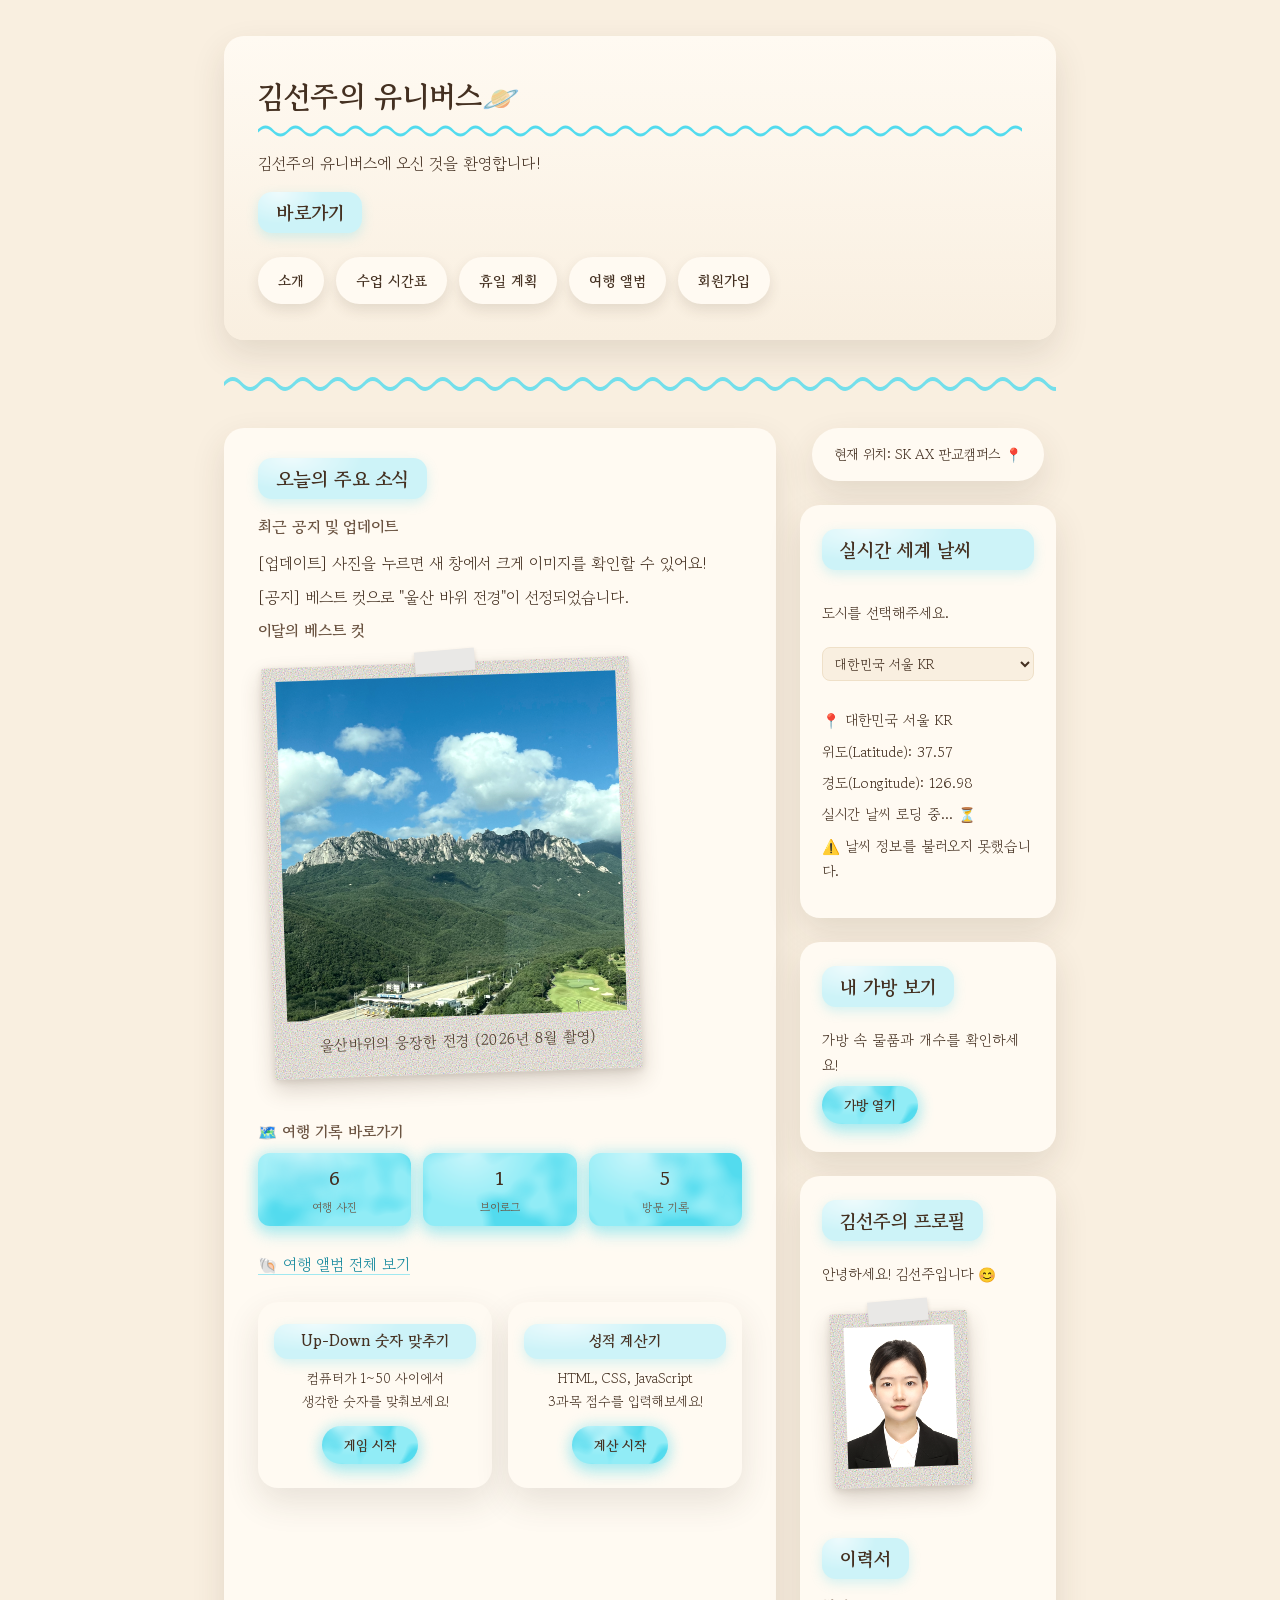
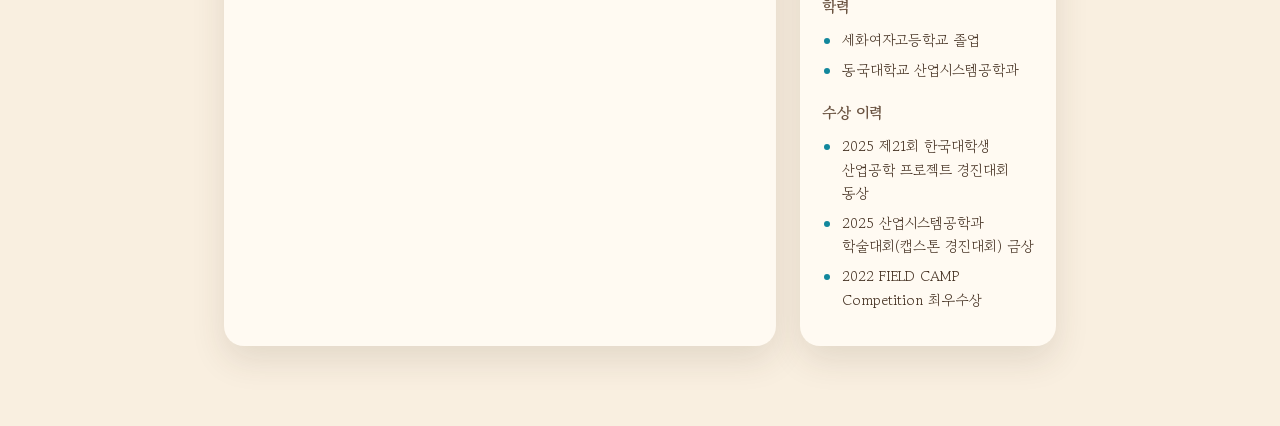
<file: index.html>
<!DOCTYPE html>
<html lang="ko">
<head>
<meta charset="UTF-8">
<meta http-equiv="refresh" content="0; url=html/index.html">
<title>김선주의 유니버스</title>
<script>location.replace("html/index.html");</script>
</head>
<body>
<p>페이지를 불러오는 중입니다. 이동이 안 되면 <a href="html/index.html">여기</a>를 눌러주세요.</p>
</body>
</html>
</file>
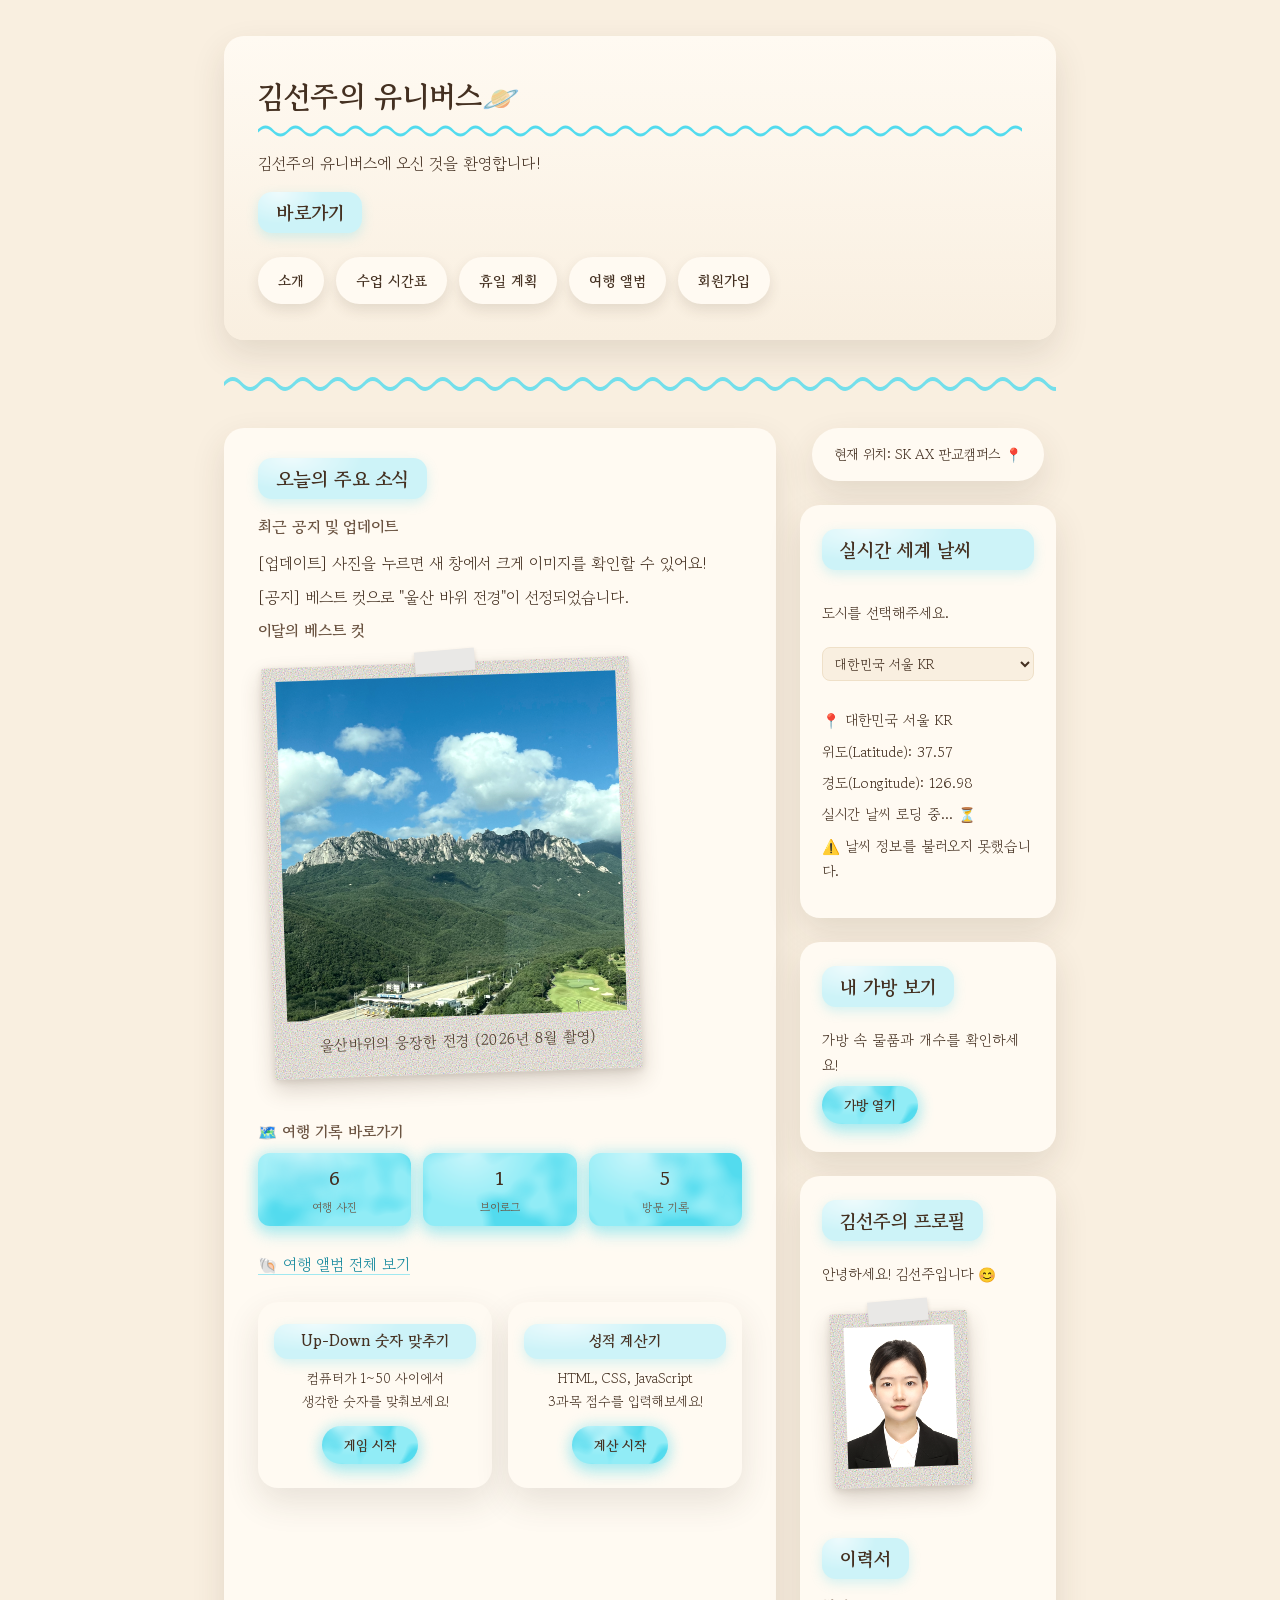
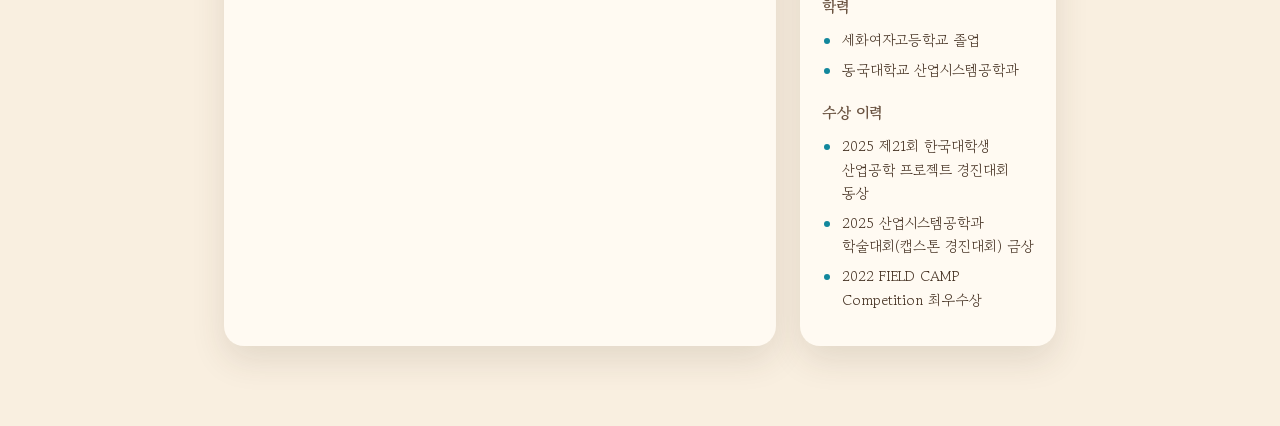
<file: html/index.html>
<!DOCTYPE html>
<html lang="ko">
<head>
<meta charset="UTF-8">
<meta name="viewport" content="width=device-width, initial-scale=1.0">
<title>김선주의 유니버스🪐</title>
<link rel="preconnect" href="https://fonts.googleapis.com">
<link rel="preconnect" href="https://fonts.gstatic.com" crossorigin>
<link href="https://fonts.googleapis.com/css2?family=Gowun+Batang&display=swap" rel="stylesheet">
<link rel="stylesheet" href="../css/style.css">
</head>
<body>

<div class="container">

  <div class="hero">
    <span class="ocean-wash a"></span>
    <span class="ocean-wash b"></span>
    <h1 class="fade-in-title">김선주의 유니버스🪐</h1>
    <p>김선주의 유니버스에 오신 것을 환영합니다!</p>

    <nav>
      <h2>바로가기</h2>
      <ul>
        <li><a href="myProfile.html">소개</a></li>
        <li><a href="myClass.html">수업 시간표</a></li>
        <li><a href="myHoliday.html">휴일 계획</a></li>
        <li><a href="myTrip.html">여행 앨범</a></li>
        <li><a href="signUp.html">회원가입</a></li>
      </ul>
    </nav>
  </div>

  <div class="wave-divider"></div>

  <div class="content-flex">
    <main class="card">
      <h2>오늘의 주요 소식</h2>

      <h3>최근 공지 및 업데이트</h3>
      <p>[업데이트] 사진을 누르면 새 창에서 크게 이미지를 확인할 수 있어요!</p>
      <p>[공지] 베스트 컷으로 "울산 바위 전경"이 선정되었습니다.</p>

      <h3>이달의 베스트 컷</h3>
      <figure class="polaroid" style="--tilt: -2deg;">
        <a href="../myMedia/울산바위.jpg" target="_blank" rel="noopener"><img src="../myMedia/울산바위.jpg" alt="울산바위의 웅장한 전경" width="400" style="height: auto;"></a>
        <figcaption>울산바위의 웅장한 전경 (2026년 8월 촬영)</figcaption>
      </figure>

      <h3 style="margin-top: 34px;">🗺️ 여행 기록 바로가기</h3>
      <div class="stat-row">
        <a class="stat-box" href="myTrip.html#album">
          <span class="stat-num">6</span>
          <span class="stat-label">여행 사진</span>
        </a>
        <a class="stat-box" href="myTrip.html#vlog">
          <span class="stat-num">1</span>
          <span class="stat-label">브이로그</span>
        </a>
        <a class="stat-box" href="signUp.html">
          <span class="stat-num">5</span>
          <span class="stat-label">방문 기록</span>
        </a>
      </div>
      <p><a href="myTrip.html">🐚 여행 앨범 전체 보기</a></p>

      <div class="widget-row">
        <section class="card game-card">
          <h2>Up-Down 숫자 맞추기</h2>
          <p>컴퓨터가 1~50 사이에서<br>생각한 숫자를 맞춰보세요!</p>
          <div class="buttons">
            <button type="button" onclick="startUpDownGame()">게임 시작</button>
          </div>
        </section>

        <section class="card game-card">
          <h2>성적 계산기</h2>
          <p>HTML, CSS, JavaScript<br>3과목 점수를 입력해보세요!</p>
          <div class="buttons">
            <button type="button" onclick="calculateGrade()">계산 시작</button>
          </div>
        </section>
      </div>
    </main>

    <aside>
      <div class="card">현재 위치: SK AX 판교캠퍼스 📍</div>
      
      <section class="card weather-card" style="display: flex; flex-direction: column; align-items: stretch;">
        <h2>실시간 세계 날씨</h2>
        <p>도시를 선택해주세요.</p>
        <div class="buttons" style="width: 100%;">
          <select id="city-select" style="width: 100%;"></select>
        </div>
        <div id="weather-box"></div>
      </section>
      
      <section class="card bag-card">
        <h2>내 가방 보기</h2>
        <p>가방 속 물품과 개수를 확인하세요!</p>
        <div class="buttons">
          <button type="button" onclick="showMyBag()">가방 열기</button>
        </div>
      </section>

      <div class="card profile-card">
        <h2>김선주의 프로필</h2>
        <p>안녕하세요!  김선주입니다 😊</p>

        <figure class="polaroid profile-photo" style="--tilt: -2deg;">
          <img src="../myMedia/김선주_증명사진.jpg" alt="김선주 증명사진" width="110" style="height: auto; max-width: 110px; aspect-ratio: auto;">
        </figure>

        <h2><a href="myProfile.html">이력서</a></h2>
        <div class="resume-block">
          <h3>학력</h3>
          <ul>
            <li>세화여자고등학교 졸업 </li>
            <li>동국대학교 산업시스템공학과 </li>
          </ul>

          <h3>수상 이력</h3>
          <ul>
            <li>2025 제21회 한국대학생<br> 산업공학 프로젝트 경진대회<br> 동상 </li>
            <li>2025 산업시스템공학과<br> 학술대회(캡스톤 경진대회) 금상 </li>
            <li>2022 FIELD CAMP Competition 최우수상 </li>
          </ul>
        </div>
      </div>
    </aside>
  </div>

</div>

<script src="../script/upDown.js"></script>
<script src="../script/grade.js"></script>
<script src="../script/bag.js"></script>
<script type="module" src="../script/realtimeInfo.js"></script>
</body>
</html>
</file>
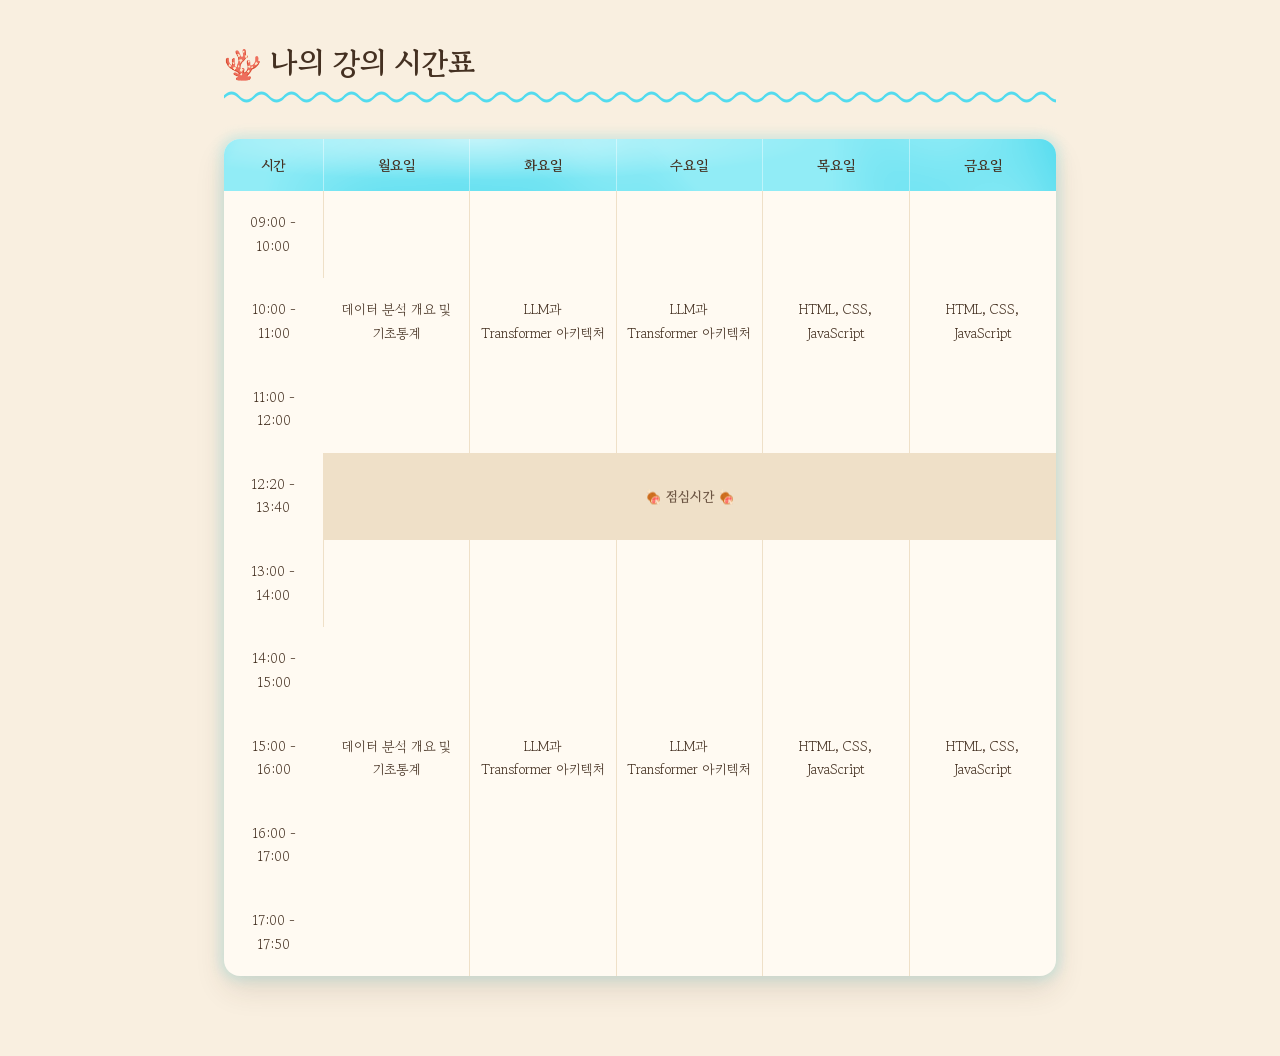
<file: html/myClass.html>
<!DOCTYPE html>
<html lang="ko">
<head>
<meta charset="UTF-8">
<meta name="viewport" content="width=device-width, initial-scale=1.0">
<title>나의 강의 일정</title>
<link rel="preconnect" href="https://fonts.googleapis.com">
<link rel="preconnect" href="https://fonts.gstatic.com" crossorigin>
<link href="https://fonts.googleapis.com/css2?family=Gowun+Batang&display=swap" rel="stylesheet">
<link rel="stylesheet" href="../css/style.css">
</head>
<body>

<div class="container">
  <h1>🪸 나의 강의 시간표</h1>

  <table>
    <thead>
      <tr>
        <th>시간</th>
        <th>월요일</th>
        <th>화요일</th>
        <th>수요일</th>
        <th>목요일</th>
        <th>금요일</th>
      </tr>
    </thead>
    <tbody>
      <tr>
        <td>09:00 - 10:00</td>
        <td rowspan="3">데이터 분석 개요 및 <br>기초통계</td>
        <td rowspan="3">LLM과 <br>Transformer 아키텍처</td>
        <td rowspan="3">LLM과 <br>Transformer 아키텍처</td>
        <td rowspan="3">HTML, CSS, <br>JavaScript</td>
        <td rowspan="3">HTML, CSS, <br>JavaScript</td>
      </tr>
      <tr>
        <td>10:00 - 11:00</td>
      </tr>
      <tr>
        <td>11:00 - 12:00</td>
      </tr>
      <tr>
        <td>12:20 - 13:40</td>
        <td colspan="5" align="center">🍖 점심시간 🍖</td>
      </tr>
      <tr>
        <td>13:00 - 14:00</td>
        <td rowspan="5">데이터 분석 개요 및 <br>기초통계</td>
        <td rowspan="5">LLM과 <br> Transformer 아키텍처</td>
        <td rowspan="5">LLM과 <br> Transformer 아키텍처</td>
        <td rowspan="5">HTML, CSS, <br>JavaScript</td>
        <td rowspan="5">HTML, CSS, <br>JavaScript</td>
      </tr>
      <tr>
        <td>14:00 - 15:00</td>
      </tr>
      <tr>
        <td>15:00 - 16:00</td>
      </tr>
      <tr>
        <td>16:00 - 17:00</td>
      </tr>
      <tr>
        <td>17:00 - 17:50</td>
      </tr>
    </tbody>
  </table>
</div>

</body>
</html>
</file>
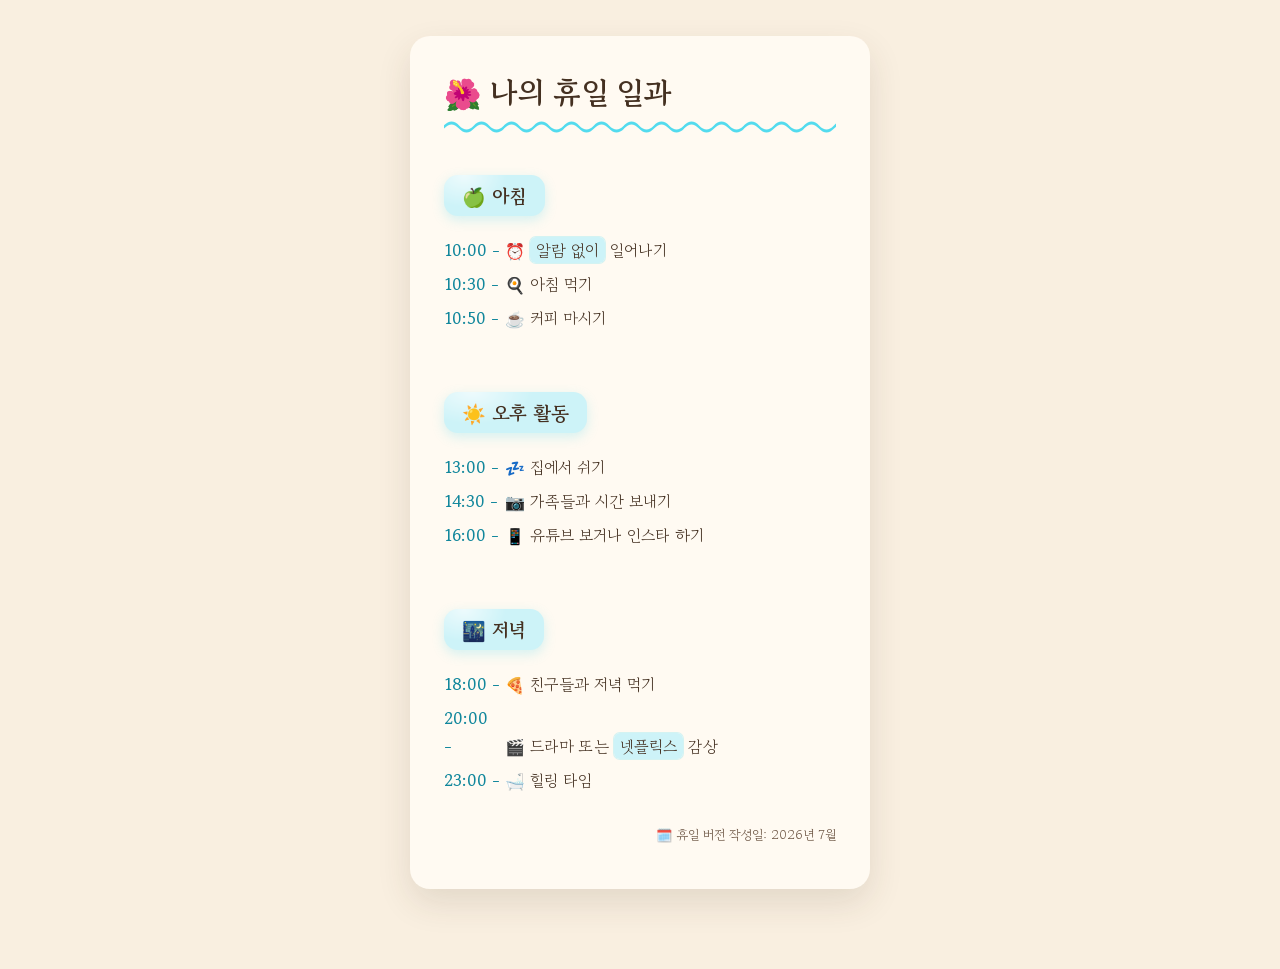
<file: html/myHoliday.html>
<!DOCTYPE html>
<html lang="ko">
<head>
<meta charset="UTF-8">
<meta name="viewport" content="width=device-width, initial-scale=1.0">
<title>나의 휴일 일과</title>
<link rel="preconnect" href="https://fonts.googleapis.com">
<link rel="preconnect" href="https://fonts.gstatic.com" crossorigin>
<link href="https://fonts.googleapis.com/css2?family=Gowun+Batang&display=swap" rel="stylesheet">
<link rel="stylesheet" href="../css/style.css">
</head>
<body>

<div class="container">
  <div class="card" style="max-width: 460px;">
    <h1>🌺 나의 휴일 일과</h1>

    <div class="section">
      <h2>🍏 아침</h2>
      <p><span class="time">10:00 -</span> ⏰ <mark>알람 없이</mark> 일어나기</p>
      <p><span class="time">10:30 -</span> 🍳 아침 먹기</p>
      <p><span class="time">10:50 -</span> ☕ 커피 마시기</p>
    </div>

    <div class="section">
      <h2>☀️ 오후 활동</h2>
      <p><span class="time">13:00 -</span> 💤 집에서 쉬기</p>
      <p><span class="time">14:30 -</span> 📷 가족들과 시간 보내기</p>
      <p><span class="time">16:00 -</span> 📱 유튜브 보거나 인스타 하기</p>
    </div>

    <div class="section">
      <h2>🌃 저녁</h2>
      <p><span class="time">18:00 -</span> 🍕 친구들과 저녁 먹기</p>
      <p><span class="time">20:00 -</span> 🎬 드라마 또는 <mark>넷플릭스</mark> 감상</p>
      <p><span class="time">23:00 -</span> 🛁 힐링 타임</p>
    </div>

    <p class="footer">🗓️ 휴일 버전 작성일: 2026년 7월</p>
  </div>
</div>

</body>
</html>
</file>
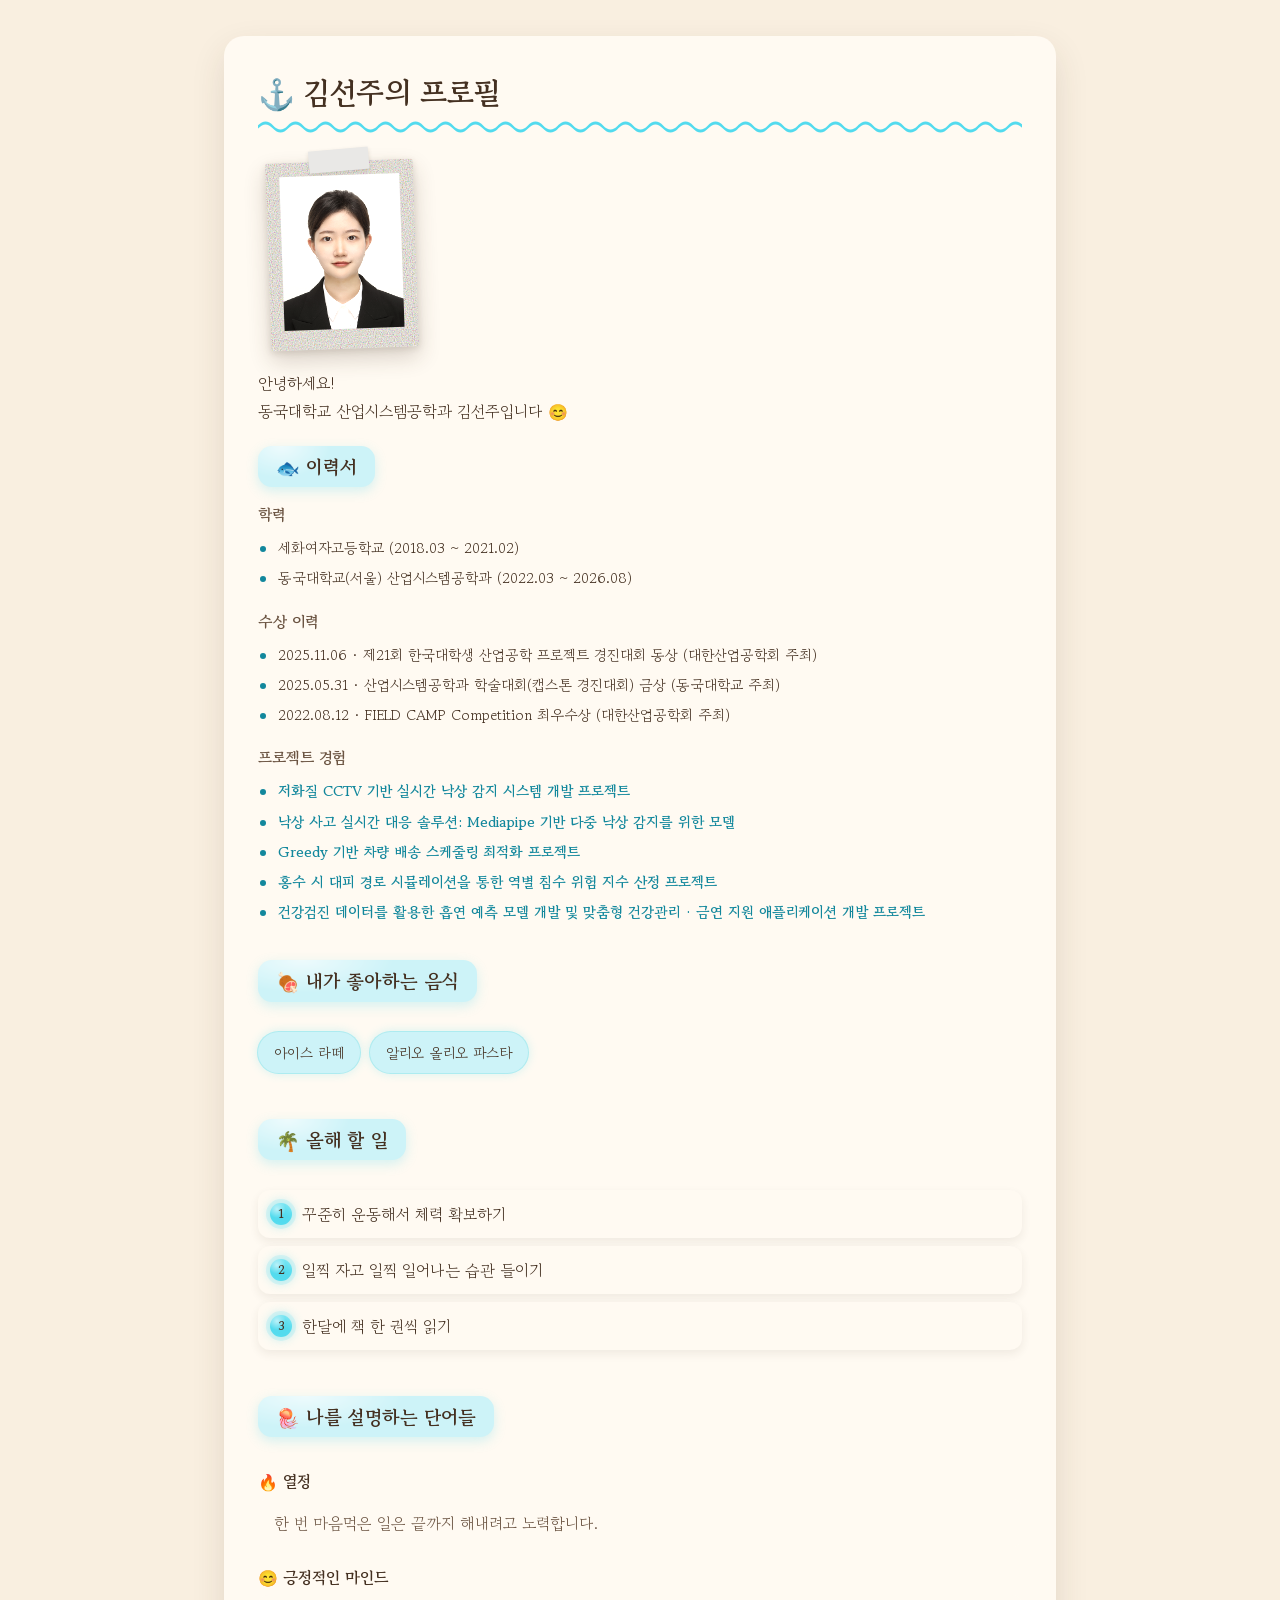
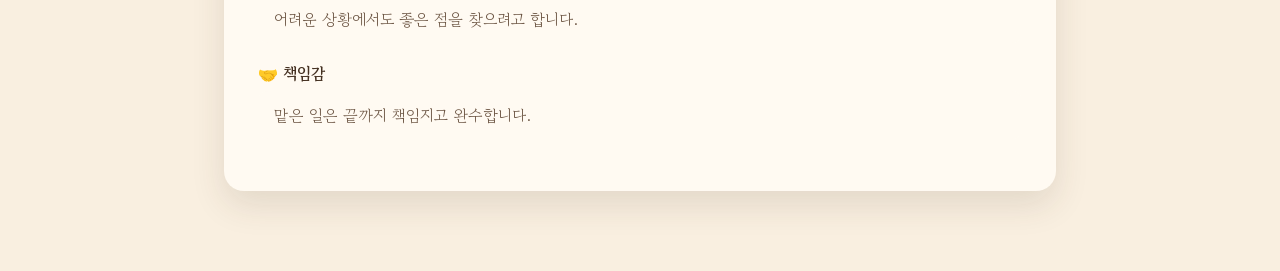
<file: html/myProfile.html>
<!DOCTYPE html>
<html lang="ko">
<head>
<meta charset="UTF-8">
<meta name="viewport" content="width=device-width, initial-scale=1.0">
<title>나의 소개</title>
<link rel="preconnect" href="https://fonts.googleapis.com">
<link rel="preconnect" href="https://fonts.gstatic.com" crossorigin>
<link href="https://fonts.googleapis.com/css2?family=Gowun+Batang&display=swap" rel="stylesheet">
<link rel="stylesheet" href="../css/style.css">
</head>
<body>

<div class="container">
  <div class="card">
    <h1> ⚓️ 김선주의 프로필 </h1>
    <figure class="polaroid profile-photo" style="--tilt: -2deg;">
      <img src="../myMedia/김선주_증명사진.jpg" alt="김선주 증명사진" width="120" style="height: auto; max-width: 120px; aspect-ratio: auto;">
    </figure>

    <p>안녕하세요!<br> 동국대학교 산업시스템공학과 김선주입니다 😊 </p>

    <h2>🐟 이력서</h2>
    <div class="resume-block">
      <h3>학력</h3>
      <ul>
        <li>세화여자고등학교 (2018.03 ~ 2021.02)</li>
        <li>동국대학교(서울) 산업시스템공학과 (2022.03 ~ 2026.08)</li>
      </ul>

      <h3>수상 이력</h3>
      <ul>
        <li>2025.11.06 · 제21회 한국대학생 산업공학 프로젝트 경진대회 동상 (대한산업공학회 주최)</li>
        <li>2025.05.31 · 산업시스템공학과 학술대회(캡스톤 경진대회) 금상 (동국대학교 주최)</li>
        <li>2022.08.12 · FIELD CAMP Competition 최우수상 (대한산업공학회 주최)</li>
      </ul>

      <h3>프로젝트 경험</h3>
      <ul>
        <li><strong>저화질 CCTV 기반 실시간 낙상 감지 시스템 개발 프로젝트</strong></li>
        <li><strong>낙상 사고 실시간 대응 솔루션: Mediapipe 기반 다중 낙상 감지를 위한 모델</strong></li>
        <li><strong>Greedy 기반 차량 배송 스케줄링 최적화 프로젝트</strong></li>
        <li><strong>홍수 시 대피 경로 시뮬레이션을 통한 역별 침수 위험 지수 산정 프로젝트</strong></li>
        <li><strong>건강검진 데이터를 활용한 흡연 예측 모델 개발 및 맞춤형 건강관리 · 금연 지원 애플리케이션 개발 프로젝트</strong></li>
      </ul>
    </div>

    <h2>🍖 내가 좋아하는 음식</h2>
    <ul class="tag-list">
      <li>아이스 라떼</li>
      <li>알리오 올리오 파스타</li>
    </ul>

    <h2>🌴 올해 할 일</h2>
    <ol class="todo-list">
      <li> 꾸준히 운동해서 체력 확보하기</li>
      <li> 일찍 자고 일찍 일어나는 습관 들이기</li>
      <li> 한달에 책 한 권씩 읽기</li>
    </ol>

    <h2>🪼 나를 설명하는 단어들</h2>
    <dl class="about-list">
      <dt>🔥 열정</dt>
      <dd>한 번 마음먹은 일은 끝까지 해내려고 노력합니다.</dd>

      <dt>😊 긍정적인 마인드</dt>
      <dd>어려운 상황에서도 좋은 점을 찾으려고 합니다.</dd>

      <dt>🤝 책임감</dt>
      <dd>맡은 일은 끝까지 책임지고 완수합니다.</dd>
    </dl>
  </div>
</div>

</body>
</html>
</file>
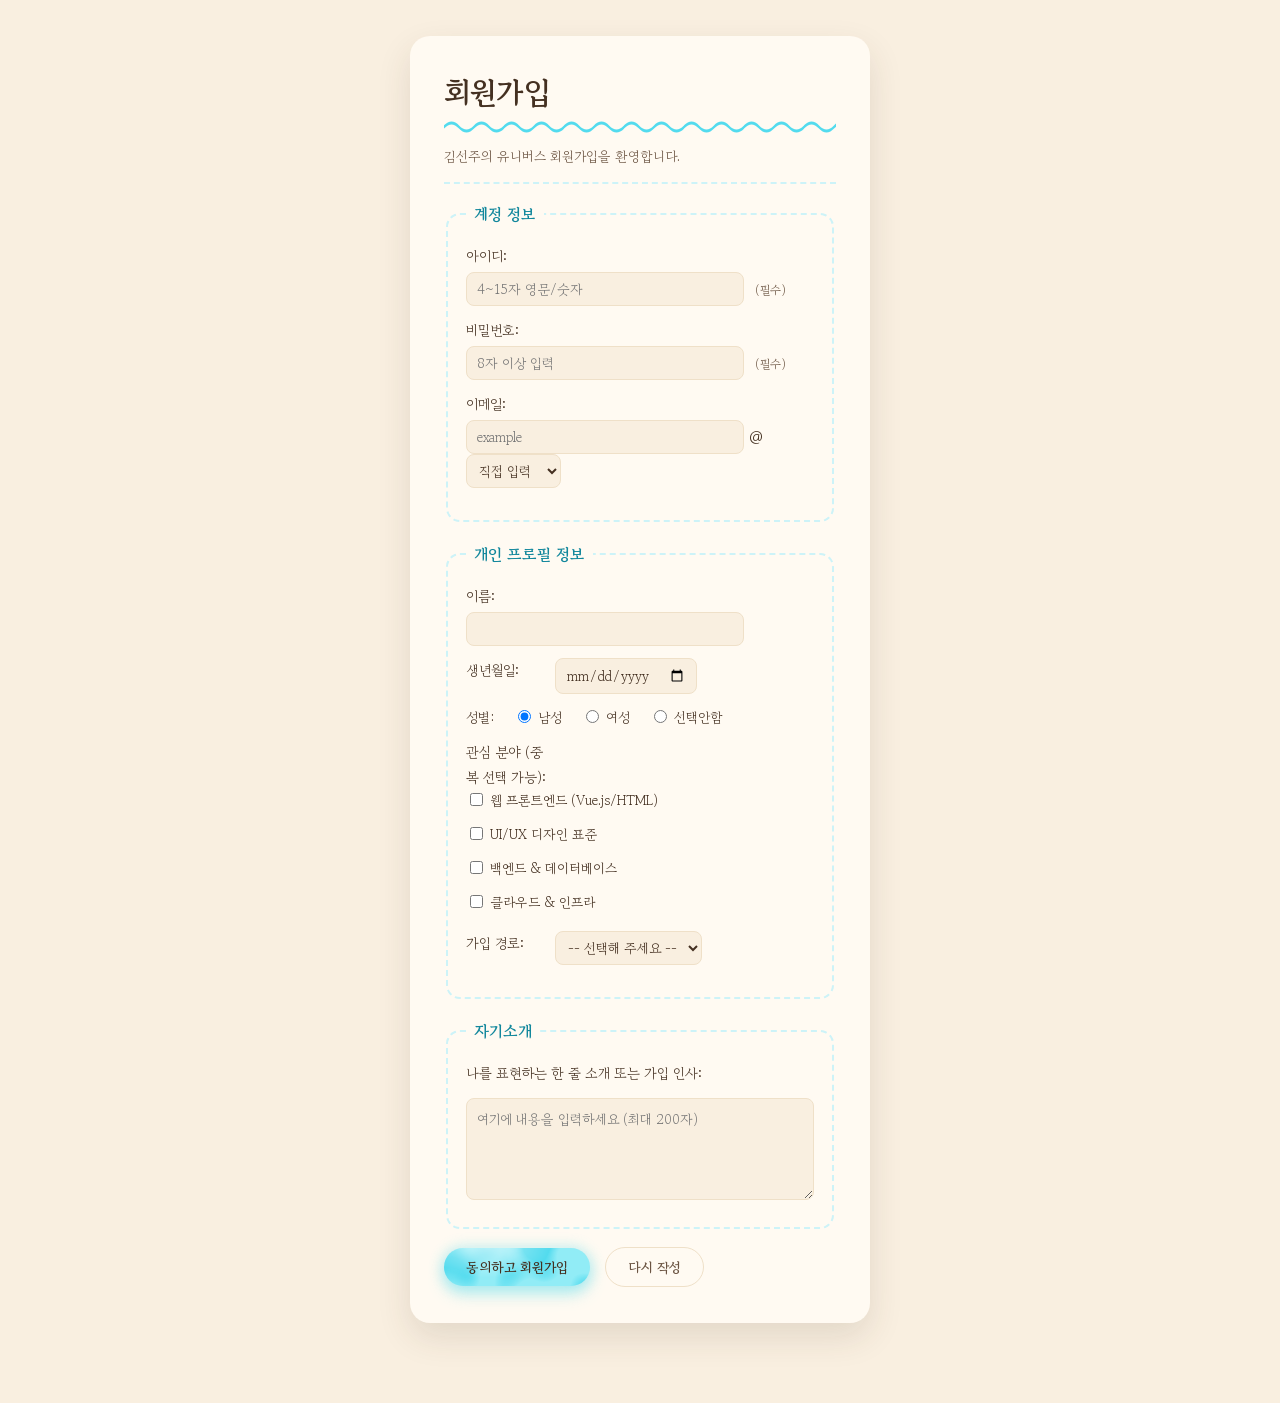
<file: html/signUp.html>
<!DOCTYPE html>
<html lang="ko">
<head>
<meta charset="UTF-8">
<meta name="viewport" content="width=device-width, initial-scale=1.0">
<title>회원가입</title>
<link rel="preconnect" href="https://fonts.googleapis.com">
<link rel="preconnect" href="https://fonts.gstatic.com" crossorigin>
<link href="https://fonts.googleapis.com/css2?family=Gowun+Batang&display=swap" rel="stylesheet">
<link rel="stylesheet" href="../css/style.css">
</head>
<body>

<div class="container">
<div class="card" style="max-width: 460px; margin: 0 auto;">
  <h1>회원가입</h1>
  <p class="subtitle">김선주의 유니버스 회원가입을 환영합니다.</p>

  <form action="signUpResult.html" method="get">

    <fieldset>
      <legend>계정 정보</legend>

      <div class="row">
        <label for="userId">아이디:</label>
        <input type="text" id="userId" name="userId" placeholder="4~15자 영문/숫자" required>
        <span class="hint">(필수)</span>
      </div>

      <div class="row">
        <label for="userPw">비밀번호:</label>
        <input type="password" id="userPw" name="userPw" placeholder="8자 이상 입력" required>
        <span class="hint">(필수)</span>
      </div>

      <div class="row">
        <label for="emailId">이메일:</label>
        <input type="text" id="emailId" name="emailId" placeholder="example">
        @
        <select name="emailDomain">
          <option value="direct">직접 입력</option>
          <option value="naver.com">naver.com</option>
          <option value="gmail.com">gmail.com</option>
          <option value="daum.net">daum.net</option>
        </select>
      </div>
    </fieldset>

    <fieldset>
      <legend>개인 프로필 정보</legend>

      <div class="row">
        <label for="name">이름:</label>
        <input type="text" id="name" name="name">
      </div>

      <div class="row">
        <label for="birth">생년월일:</label>
        <input type="date" id="birth" name="birth">
      </div>

      <div class="row radio-group">
        <label>성별:</label>
        <label><input type="radio" name="gender" value="male" checked> 남성</label>
        <label><input type="radio" name="gender" value="female"> 여성</label>
        <label><input type="radio" name="gender" value="none"> 선택안함</label>
      </div>

      <div class="row">
        <label>관심 분야 (중복 선택 가능):</label>
        <div class="checkbox-group">
          <div><label><input type="checkbox" name="interest" value="frontend"> 웹 프론트엔드 (Vue.js/HTML)</label></div>
          <div><label><input type="checkbox" name="interest" value="uiux"> UI/UX 디자인 표준</label></div>
          <div><label><input type="checkbox" name="interest" value="backend"> 백엔드 &amp; 데이터베이스</label></div>
          <div><label><input type="checkbox" name="interest" value="cloud"> 클라우드 &amp; 인프라</label></div>
        </div>
      </div>

      <div class="row">
        <label for="route">가입 경로:</label>
        <select id="route" name="route">
          <option value="">-- 선택해 주세요 --</option>
          <option value="search">검색 엔진</option>
          <option value="sns">SNS</option>
          <option value="friend">지인 추천</option>
          <option value="etc">기타</option>
        </select>
      </div>
    </fieldset>

    <fieldset>
      <legend>자기소개</legend>
      <div class="row">
        <label for="intro" style="width: 100%; display: block;">나를 표현하는 한 줄 소개 또는 가입 인사:</label>
      </div>
      <textarea id="intro" name="intro" rows="4" maxlength="200" placeholder="여기에 내용을 입력하세요 (최대 200자)"></textarea>
    </fieldset>

    <div class="buttons">
      <button type="submit">동의하고 회원가입</button>
      <button type="reset">다시 작성</button>
    </div>

  </form>
</div>
</div>

</body>
</html>
</file>
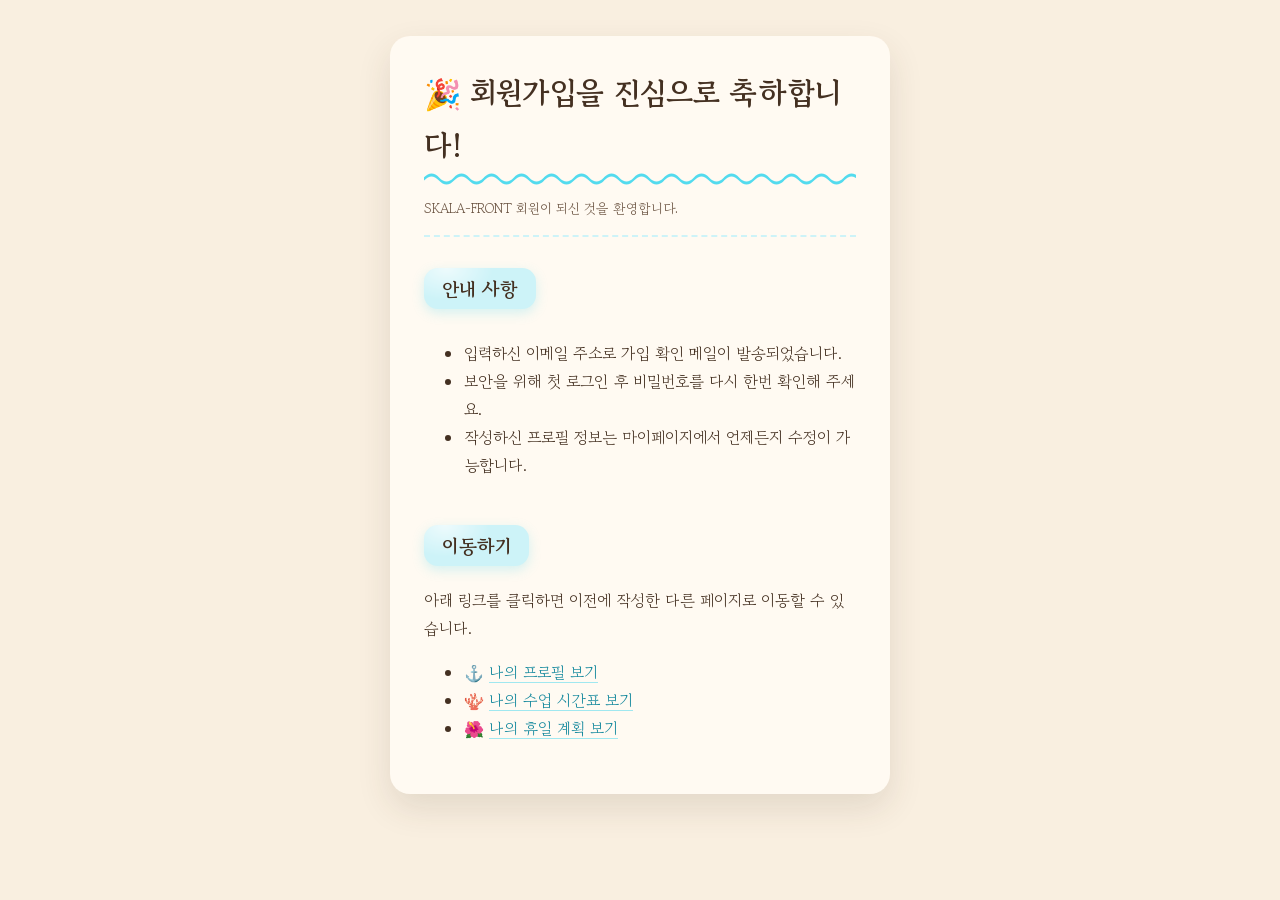
<file: html/signUpResult.html>
<!DOCTYPE html>
<html lang="ko">
<head>
<meta charset="UTF-8">
<meta name="viewport" content="width=device-width, initial-scale=1.0">
<title>회원가입결과</title>
<link rel="preconnect" href="https://fonts.googleapis.com">
<link rel="preconnect" href="https://fonts.gstatic.com" crossorigin>
<link href="https://fonts.googleapis.com/css2?family=Gowun+Batang&display=swap" rel="stylesheet">
<link rel="stylesheet" href="../css/style.css">
</head>
<body>

<div class="container">
<div class="card" style="max-width: 500px; margin: 0 auto;">
  <h1>🎉 회원가입을 진심으로 축하합니다!</h1>
  <p class="subtitle">SKALA-FRONT 회원이 되신 것을 환영합니다.</p>

  <h2>안내 사항</h2>
  <ul>
    <li>입력하신 이메일 주소로 가입 확인 메일이 발송되었습니다.</li>
    <li>보안을 위해 첫 로그인 후 비밀번호를 다시 한번 확인해 주세요.</li>
    <li>작성하신 프로필 정보는 마이페이지에서 언제든지 수정이 가능합니다.</li>
  </ul>

  <h2>이동하기</h2>
  <p>아래 링크를 클릭하면 이전에 작성한 다른 페이지로 이동할 수 있습니다.</p>
  <ul>
    <li>⚓️ <a href="myProfile.html">나의 프로필 보기</a></li>
    <li>🪸 <a href="myClass.html">나의 수업 시간표 보기</a></li>
    <li>🌺 <a href="myHoliday.html">나의 휴일 계획 보기</a></li>
  </ul>
</div>
</div>

</body>
</html>
</file>
<file: css/style.css>
/* ============================================================
   김선주의 유니버스 — Summer Beach Theme
   Base font: Gowun Batang / bg: #f9efe0 / ink: #443021 / accent: #53dbee
   ============================================================ */

:root {
  --sand: #f9efe0;
  --sand-deep: #efe0c8;
  --ink: #443021;
  --ink-soft: #6b5442;
  --ocean: #53dbee;
  --ocean-deep: #12879c;
  --ocean-pale: #cdf3f8;
  --paper: #fffaf2;
  --wave-svg: url("data:image/svg+xml,%3Csvg xmlns='http://www.w3.org/2000/svg' viewBox='0 0 120 16' preserveAspectRatio='none'%3E%3Cpath d='M0 8 Q 15 0 30 8 T 60 8 T 90 8 T 120 8' stroke='%2353dbee' stroke-width='3' fill='none' stroke-linecap='round'/%3E%3C/svg%3E");
  --grain-svg: url("data:image/svg+xml,%3Csvg xmlns='http://www.w3.org/2000/svg' width='140' height='140'%3E%3Cfilter id='n'%3E%3CfeTurbulence type='fractalNoise' baseFrequency='0.85' numOctaves='2' stitchTiles='stitch'/%3E%3C/filter%3E%3Crect width='100%25' height='100%25' filter='url(%23n)'/%3E%3C/svg%3E");
  --watercolor-svg: url("data:image/svg+xml,%3Csvg xmlns='http://www.w3.org/2000/svg' width='140' height='140'%3E%3Cfilter id='w'%3E%3CfeTurbulence type='fractalNoise' baseFrequency='0.018' numOctaves='2' seed='5' stitchTiles='stitch' result='n'/%3E%3CfeColorMatrix in='n' type='matrix' values='0 0 0 0 1  0 0 0 0 1  0 0 0 0 1  0 0 0 7 -2.6'/%3E%3C/filter%3E%3Crect width='100%25' height='100%25' filter='url(%23w)'/%3E%3C/svg%3E");
  --watercolor-svg-b: url("data:image/svg+xml,%3Csvg xmlns='http://www.w3.org/2000/svg' width='140' height='140'%3E%3Cfilter id='w2'%3E%3CfeTurbulence type='fractalNoise' baseFrequency='0.018' numOctaves='2' seed='31' stitchTiles='stitch' result='n'/%3E%3CfeColorMatrix in='n' type='matrix' values='0 0 0 0 1  0 0 0 0 1  0 0 0 0 1  0 0 0 7 -2.6'/%3E%3C/filter%3E%3Crect width='100%25' height='100%25' filter='url(%23w2)'/%3E%3C/svg%3E");
  --watercolor-svg-c: url("data:image/svg+xml,%3Csvg xmlns='http://www.w3.org/2000/svg' width='140' height='140'%3E%3Cfilter id='w3'%3E%3CfeTurbulence type='fractalNoise' baseFrequency='0.018' numOctaves='2' seed='58' stitchTiles='stitch' result='n'/%3E%3CfeColorMatrix in='n' type='matrix' values='0 0 0 0 1  0 0 0 0 1  0 0 0 0 1  0 0 0 7 -2.6'/%3E%3C/filter%3E%3Crect width='100%25' height='100%25' filter='url(%23w3)'/%3E%3C/svg%3E");
  --stat-blob-a: url("data:image/svg+xml,%3Csvg xmlns='http://www.w3.org/2000/svg' width='140' height='140'%3E%3Cfilter id='sa'%3E%3CfeTurbulence type='fractalNoise' baseFrequency='0.02' numOctaves='3' seed='12' stitchTiles='stitch' result='n'/%3E%3CfeGaussianBlur in='n' stdDeviation='3.2' result='b'/%3E%3CfeColorMatrix in='b' type='matrix' values='0 0 0 0 1  0 0 0 0 1  0 0 0 0 1  0 0 0 4.5 -1.5'/%3E%3C/filter%3E%3Crect width='100%25' height='100%25' filter='url(%23sa)'/%3E%3C/svg%3E");
  --stat-blob-b: url("data:image/svg+xml,%3Csvg xmlns='http://www.w3.org/2000/svg' width='140' height='140'%3E%3Cfilter id='sb'%3E%3CfeTurbulence type='fractalNoise' baseFrequency='0.02' numOctaves='3' seed='44' stitchTiles='stitch' result='n'/%3E%3CfeGaussianBlur in='n' stdDeviation='3.2' result='b'/%3E%3CfeColorMatrix in='b' type='matrix' values='0 0 0 0 1  0 0 0 0 1  0 0 0 0 1  0 0 0 4.5 -1.5'/%3E%3C/filter%3E%3Crect width='100%25' height='100%25' filter='url(%23sb)'/%3E%3C/svg%3E");
  --stat-blob-c: url("data:image/svg+xml,%3Csvg xmlns='http://www.w3.org/2000/svg' width='140' height='140'%3E%3Cfilter id='sc'%3E%3CfeTurbulence type='fractalNoise' baseFrequency='0.02' numOctaves='3' seed='77' stitchTiles='stitch' result='n'/%3E%3CfeGaussianBlur in='n' stdDeviation='3.2' result='b'/%3E%3CfeColorMatrix in='b' type='matrix' values='0 0 0 0 1  0 0 0 0 1  0 0 0 0 1  0 0 0 4.5 -1.5'/%3E%3C/filter%3E%3Crect width='100%25' height='100%25' filter='url(%23sc)'/%3E%3C/svg%3E");
  --caustics-svg: url("data:image/svg+xml,%3Csvg xmlns='http://www.w3.org/2000/svg' width='140' height='140'%3E%3Cfilter id='c'%3E%3CfeTurbulence type='turbulence' baseFrequency='0.022 0.05' numOctaves='3' seed='21' stitchTiles='stitch' result='n'/%3E%3CfeColorMatrix in='n' type='matrix' values='0 0 0 0 1  0 0 0 0 1  0 0 0 0 1  0 0 0 11 -6.4'/%3E%3C/filter%3E%3Crect width='100%25' height='100%25' filter='url(%23c)'/%3E%3C/svg%3E");
  --watercolor-svg-fine: url("data:image/svg+xml,%3Csvg xmlns='http://www.w3.org/2000/svg' width='140' height='140'%3E%3Cfilter id='wf'%3E%3CfeTurbulence type='fractalNoise' baseFrequency='0.03' numOctaves='2' seed='9' stitchTiles='stitch' result='n'/%3E%3CfeGaussianBlur in='n' stdDeviation='2' result='b'/%3E%3CfeColorMatrix in='b' type='matrix' values='0 0 0 0 1  0 0 0 0 1  0 0 0 0 1  0 0 0 7 -2.6'/%3E%3C/filter%3E%3Crect width='100%25' height='100%25' filter='url(%23wf)'/%3E%3C/svg%3E");
}

* { box-sizing: border-box; }

::selection {
  background: rgba(83, 219, 238, .35);
  color: var(--ink);
}

body {
  margin: 0;
  padding: 0;
  font-family: "Gowun Batang", serif;
  color: var(--ink);
  line-height: 1.75;
  background-color: var(--sand);
}

.container {
  max-width: 880px;
  margin: 0 auto;
  padding: 36px 24px 80px;
  position: relative;
}

/* ---------- Headings ---------- */

h1, h2, h3 {
  color: var(--ink);
  font-weight: 700;
}

h1 {
  font-size: 30px;
  margin: 0 0 10px;
  padding-bottom: 16px;
  background-image: var(--wave-svg);
  background-repeat: repeat-x;
  background-position: left bottom;
  background-size: 60px 16px;
}

@keyframes fade-in-title {
  from { opacity: 0; transform: translateY(-12px); }
  to   { opacity: 1; transform: translateY(0); }
}

.fade-in-title {
  animation: fade-in-title .9s ease both;
}

h2 {
  display: inline-block;
  font-size: 19px;
  margin: 30px 0 14px;
  padding: 4px 18px;
  background-color: var(--ocean-pale);
  background-image: radial-gradient(70% 130% at 20% 0%, rgba(255,255,255,.65), transparent 60%);
  background-blend-mode: screen;
  border-radius: 14px;
  box-shadow: 0 4px 12px rgba(83, 219, 238, .25);
}

.card > h2:first-child {
  margin-top: 0;
}

.card > p + h2 {
  margin-top: 15px;
}

.wave-divider:has(+ h2) {
  margin-bottom: 15px;
}

.wave-divider + h2 {
  margin-top: 0;
}

h3 {
  font-size: 15.5px;
  color: var(--ink-soft);
  margin: 0 0 8px;
}

/* ---------- Stat highlight boxes ---------- */

.stat-row {
  display: flex;
  gap: 12px;
  flex-wrap: wrap;
  margin: 4px 0 24px;
}

.stat-box {
  flex: 1 1 70px;
  text-align: center;
  background-color: var(--ocean);
  background-image:
    radial-gradient(70% 130% at 30% 0%, rgba(255,255,255,.5), transparent 60%),
    var(--stat-blob-a);
  background-blend-mode: screen, soft-light;
  background-size: cover, cover;
  background-repeat: no-repeat;
  border-radius: 12px;
  padding: 9px 8px;
  box-shadow: 0 8px 16px rgba(83, 219, 238, 0.4), 0 0 12px 4px rgba(83, 219, 238, .22);
}

.stat-row .stat-box:nth-child(2) {
  background-image:
    radial-gradient(70% 130% at 30% 0%, rgba(255,255,255,.5), transparent 60%),
    var(--stat-blob-b);
}

.stat-row .stat-box:nth-child(3) {
  background-image:
    radial-gradient(70% 130% at 30% 0%, rgba(255,255,255,.5), transparent 60%),
    var(--stat-blob-c);
}

a.stat-box {
  text-decoration: none;
  transition: transform .2s ease, box-shadow .2s ease;
}

a.stat-box:hover {
  transform: translateY(-3px);
  box-shadow: 0 8px 16px rgba(83, 219, 238, .35);
}

.stat-num {
  display: block;
  font-size: 19px;
  font-weight: 700;
  color: var(--ink);
}

.stat-label {
  display: block;
  font-size: 11.5px;
  color: var(--ink-soft);
  margin-top: 2px;
}

p { margin: 6px 0; }

/* ---------- Links ---------- */

a {
  color: var(--ocean-deep);
  text-decoration: underline;
  text-decoration-color: rgba(83, 219, 238, 0.55);
  text-underline-offset: 3px;
  transition: color .2s ease, text-decoration-color .2s ease;
}

a:hover {
  color: #0a5c6c;
  text-decoration-color: var(--ocean-deep);
}

/* ---------- Nav (beach pill menu) ---------- */

nav {
  margin: 15px 0 6px;
}

nav h2 {
  margin-top: 0;
}

nav ul {
  list-style: none;
  display: flex;
  flex-wrap: wrap;
  gap: 12px;
  margin: 10px 0 0;
  padding: 0;
}

nav a {
  display: inline-block;
  background: var(--paper);
  color: var(--ink);
  padding: 9px 18px;
  border-radius: 999px;
  text-decoration: none;
  font-weight: 600;
  font-size: 14.5px;
  border: 2px solid transparent;
  box-shadow: 0 6px 14px rgba(68, 48, 33, 0.12);
  transition: background-color .25s ease, color .25s ease, border-color .25s ease, transform .25s ease;
}

nav a:hover {
  border-color: var(--ocean);
  color: var(--ocean-deep);
  transform: translateY(-2px);
}

/* ---------- Card ---------- */

.card {
  background: var(--paper);
  border-radius: 20px;
  padding: 30px 34px 36px;
  box-shadow: 0 14px 34px rgba(68, 48, 33, 0.12);
  position: relative;
  margin: 0 auto;
}

main.card, .card + .card { margin-top: 24px; }

.content-flex {
  display: flex;
  align-items: stretch;
  flex-wrap: wrap;
  gap: 24px;
  margin-top: 24px;
}

.content-flex main.card {
  flex: 2 1 480px;
  margin-top: 0;
}

.content-flex aside {
  flex: 1 1 220px;
  margin-top: 0;
  display: flex;
  flex-direction: column;
}

.content-flex aside .profile-card {
  flex: 1;
}

/* ---------- Ocean watercolor decoration ---------- */

.ocean-wash {
  position: absolute;
  z-index: 0;
  pointer-events: none;
  filter: blur(30px);
  opacity: .5;
  mix-blend-mode: multiply;
  border-radius: 60% 40% 55% 45% / 45% 55% 40% 60%;
  animation: wash-drift 14s ease-in-out infinite alternate;
}

.ocean-wash {
  background-image: var(--watercolor-svg);
  background-blend-mode: soft-light;
  background-size: 140px 140px;
}

.ocean-wash.a { top: -60px; left: -80px; width: 260px; height: 220px; background-color: var(--ocean); }
.ocean-wash.b { top: 20px; right: -90px; width: 220px; height: 200px; background-color: var(--ocean-pale); animation-delay: -4s; }
.ocean-wash.c { bottom: -70px; left: 30%; width: 300px; height: 180px; background-color: var(--ocean); opacity: .28; animation-delay: -8s; }

@keyframes wash-drift {
  from { transform: translate(0, 0) scale(1) rotate(0deg); }
  to   { transform: translate(14px, -10px) scale(1.08) rotate(6deg); }
}

.hero {
  position: relative;
  overflow: hidden;
  border-radius: 20px;
  padding: 34px 34px 30px;
  background: linear-gradient(180deg, var(--paper), var(--sand));
  box-shadow: 0 14px 34px rgba(68, 48, 33, 0.12);
}

.hero > * { position: relative; z-index: 1; }

.wave-divider {
  height: 20px;
  margin: 34px 0;
  background-image: var(--wave-svg);
  background-repeat: repeat-x;
  background-size: 70px 20px;
  opacity: .8;
}

/* ---------- Polaroid photos ---------- */

.polaroid,
.trip-card {
  display: inline-block;
  background-color: var(--paper);
  background-image: var(--grain-svg);
  background-blend-mode: multiply;
  background-size: 140px 140px;
  margin: 10px;
  padding: 14px 14px 20px;
  border: none;
  border-radius: 3px;
  box-shadow: 0 10px 22px rgba(68, 48, 33, 0.20), 0 2px 6px rgba(68, 48, 33, 0.12);
  position: relative;
  transform: rotate(var(--tilt, -2deg));
  transition: transform .3s ease, box-shadow .3s ease;
  text-align: center;
}

.polaroid:hover,
.trip-card:hover {
  transform: translateY(-8px) rotate(0deg) scale(1.035);
  box-shadow: 0 22px 36px rgba(68, 48, 33, 0.3), 0 6px 14px rgba(68, 48, 33, 0.18);
}

.polaroid::before,
.trip-card::before {
  content: "";
  position: absolute;
  top: -12px;
  left: 50%;
  width: 60px;
  height: 22px;
  background: #e9e8e6;
  transform: translateX(-50%) rotate(-3deg);
  box-shadow: 0 2px 4px rgba(68, 48, 33, 0.15);
}

.profile-photo {
  display: block;
  width: fit-content;
  margin-top: 26px;
  margin-bottom: 20px;
}

.polaroid img,
.trip-card img {
  display: block;
  width: 100%;
  max-width: 340px;
  height: auto;
  aspect-ratio: 1 / 1;
  object-fit: cover;
  object-position: center;
  filter: sepia(.12) saturate(.85) contrast(1.06) brightness(1.02);
  position: relative;
}

.polaroid figcaption,
.trip-card {
  font-size: 15px;
  color: var(--ink);
}

.polaroid figcaption {
  margin-top: 12px;
  letter-spacing: .3px;
}

.trip-card br + * ,
.trip-card {
  font-family: "Gowun Batang", serif;
}

.trip-grid-container {
  display: grid;
  grid-template-columns: repeat(3, 1fr);
  gap: 30px;
  padding: 10px 0 6px;
}

.trip-grid-container .trip-card {
  margin: 0;
  justify-self: stretch;
}

.trip-grid-container .trip-card:nth-child(odd)  { --tilt: -3deg; }
.trip-grid-container .trip-card:nth-child(even) { --tilt: 2.5deg; }
.trip-grid-container .trip-card:nth-child(3n)   { --tilt: -1.5deg; }

.trip-card.video-frame {
  display: block;
  width: fit-content;
}

.video-frame video { max-width: 420px; width: 100%; border-radius: 0; }

/* ---------- figure default (index best-cut photo) ---------- */

figure { margin: 0; text-align: center; }

/* ---------- Aside / info badge ---------- */

aside {
  margin-top: 26px;
}

aside .card {
  display: inline-flex;
  align-items: center;
  gap: 10px;
  padding: 14px 22px;
  border-radius: 999px;
  font-size: 14px;
}

aside .profile-card {
  display: block;
  width: 100%;
  padding: 24px 22px 28px;
  border-radius: 20px;
  font-size: 14.5px;
  margin-top: 16px;
}

aside .profile-card h2 a {
  color: inherit;
  text-decoration: none;
}

aside .profile-card h2 a:hover {
  text-decoration: underline;
}

aside .bag-card {
  display: block;
  width: 100%;
  padding: 24px 22px 28px;
  border-radius: 20px;
  font-size: 14.5px;
  margin-top: 16px;
}

aside .bag-card .buttons {
  margin-top: 8px;
}

aside .weather-card {
  display: block;
  width: 100%;
  padding: 24px 22px 28px;
  border-radius: 20px;
  font-size: 14.5px;
  margin-top: 16px;
}

aside .weather-card select {
  width: 100%;
  margin-top: 6px;
}

aside .weather-card #weather-box {
  margin-top: 10px;
}

.widget-row {
  display: flex;
  gap: 16px;
  flex-wrap: wrap;
  margin-top: 24px;
}

.widget-row .game-card {
  flex: 1 1 0;
  min-width: 160px;
  margin-top: 0;
  padding: 22px 16px 24px;
  text-align: center;
  font-size: 13.5px;
}

.game-card h2 {
  display: block;
  font-size: 15px;
  margin: 0 0 8px;
}

.game-card p {
  margin: 0 0 12px;
}

.game-card .buttons {
  margin-top: 0;
  text-align: center;
}

/* ---------- Table (class schedule) ---------- */

table {
  width: 100%;
  table-layout: fixed;
  border-collapse: separate;
  border-spacing: 0;
  background: var(--paper);
  border-radius: 16px;
  overflow: hidden;
  box-shadow: 0 14px 30px rgba(68, 48, 33, 0.12), 0 0 12px 4px rgba(83, 219, 238, .22);
  margin-top: 34px;
}

th:first-child, td:first-child {
  width: 12%;
}

th, td {
  padding: 20px 10px;
  text-align: center;
  font-size: 13.5px;
  border-right: 1px solid var(--sand-deep);
}

th:last-child, td:last-child { border-right: none; }

thead {
  background-color: var(--ocean);
  background-image:
    radial-gradient(70% 130% at 30% 0%, rgba(255,255,255,.5), transparent 60%),
    var(--stat-blob-a);
  background-blend-mode: screen, soft-light;
  background-size: cover, cover;
  background-repeat: no-repeat;
}

thead th {
  background: transparent;
  border-right-color: rgba(255, 255, 255, .4);
  color: var(--ink);
  font-size: 14px;
  padding: 14px 10px;
}

tbody tr:hover td {
  background: var(--ocean-pale);
}

td[align="center"] {
  background: var(--sand-deep);
  font-weight: 700;
  color: var(--ink-soft);
}

/* ---------- Lists (profile page) ---------- */

.tag-list, .todo-list {
  list-style: none;
  padding: 0;
  display: flex;
  flex-wrap: wrap;
  gap: 10px;
}

.tag-list li {
  background-color: var(--ocean-pale);
  background-image: var(--watercolor-svg);
  background-blend-mode: multiply;
  background-size: 140px 140px;
  border: none;
  box-shadow: 0 0 0 1px rgba(83, 219, 238, .4), 0 0 9px 2px rgba(83, 219, 238, .2);
  padding: 8px 16px;
  border-radius: 999px;
  font-size: 14.5px;
}

.todo-list {
  flex-direction: column;
  counter-reset: todo;
  gap: 8px;
}

.todo-list li {
  list-style: none;
  padding: 10px 16px 10px 44px;
  background: var(--paper);
  border-radius: 12px;
  box-shadow: 0 4px 10px rgba(68, 48, 33, 0.08);
  position: relative;
}

.todo-list li::before {
  counter-increment: todo;
  content: counter(todo);
  position: absolute;
  left: 12px;
  top: 50%;
  transform: translateY(-50%);
  width: 22px;
  height: 22px;
  display: flex;
  align-items: center;
  justify-content: center;
  border-radius: 50%;
  background-color: var(--ocean);
  background-image:
    radial-gradient(65% 65% at 32% 28%, rgba(255,255,255,.6), transparent 62%),
    var(--watercolor-svg);
  background-blend-mode: screen, soft-light;
  background-size: cover, 140px 140px;
  box-shadow: 0 0 0 4px rgba(83, 219, 238, .16), 0 0 10px 3px rgba(83, 219, 238, .3);
  color: var(--ink);
  font-size: 12.5px;
  font-weight: 700;
}

.about-list dt {
  font-weight: 700;
  margin-top: 16px;
  color: var(--ink);
}

.about-list dd {
  margin: 4px 0 0;
  padding: 10px 16px;
  background: var(--paper);
  border-radius: 10px;
  color: var(--ink-soft);
}

/* ---------- Resume block (education / awards / projects) ---------- */

.resume-block h3 {
  margin-top: 18px;
}

.resume-block h3:first-child {
  margin-top: 0;
}

.resume-block ul {
  margin: 0 0 4px;
  padding-left: 20px;
}

.resume-block li {
  margin-bottom: 7px;
  font-size: 14.5px;
  line-height: 1.6;
  color: var(--ink);
}

.resume-block li::marker {
  color: var(--ocean-deep);
}

.resume-block li strong {
  color: var(--ocean-deep);
}

/* ---------- Forms (sign up) ---------- */

.card .subtitle {
  font-size: 13.5px;
  color: var(--ink-soft);
  margin: 0 0 16px;
  padding-bottom: 14px;
  border-bottom: 2px dashed var(--ocean-pale);
}

fieldset {
  border: 2px dashed var(--ocean-pale);
  border-radius: 14px;
  margin-bottom: 18px;
  padding: 16px 18px 20px;
}

legend {
  font-weight: 700;
  padding: 0 8px;
  color: var(--ocean-deep);
}

label {
  display: inline-block;
  width: 84px;
  font-size: 14px;
  vertical-align: top;
  color: var(--ink);
}

.row { margin-bottom: 12px; }

input[type="text"],
input[type="password"],
input[type="email"],
input[type="date"] {
  padding: 6px 10px;
  font-size: 13.5px;
  font-family: inherit;
  border: 1.5px solid var(--sand-deep);
  border-radius: 8px;
  background: var(--sand);
  color: var(--ink);
}

input[type="text"]:focus,
input[type="password"]:focus,
input[type="email"]:focus,
input[type="date"]:focus,
textarea:focus {
  outline: none;
  border-color: var(--ocean);
  box-shadow: 0 0 0 3px var(--ocean-pale);
}

select {
  padding: 5px 8px;
  font-size: 13.5px;
  font-family: inherit;
  border: 1.5px solid var(--sand-deep);
  border-radius: 8px;
  background: var(--sand);
  color: var(--ink);
}

textarea {
  width: 100%;
  box-sizing: border-box;
  padding: 10px;
  font-size: 13.5px;
  font-family: inherit;
  border: 1.5px solid var(--sand-deep);
  border-radius: 8px;
  background: var(--sand);
  color: var(--ink);
  resize: vertical;
}

.checkbox-group label,
.radio-group label {
  width: auto;
  margin-right: 14px;
  font-size: 13.5px;
}

.checkbox-group div,
.radio-group {
  margin-bottom: 6px;
}

.hint {
  font-size: 12px;
  color: var(--ink-soft);
  margin-left: 6px;
}

.buttons { text-align: left; }

.buttons button {
  padding: 9px 22px;
  margin-right: 10px;
  font-size: 13.5px;
  font-family: inherit;
  font-weight: 700;
  cursor: pointer;
  border: none;
  border-radius: 999px;
  background-color: var(--ocean);
  background-image:
    radial-gradient(70% 130% at 30% 0%, rgba(255,255,255,.5), transparent 60%),
    var(--watercolor-svg);
  background-blend-mode: screen, soft-light;
  background-size: cover, cover;
  background-repeat: no-repeat;
  color: var(--ink);
  box-shadow: 0 8px 16px rgba(83, 219, 238, 0.4), 0 0 12px 4px rgba(83, 219, 238, .22);
  transition: transform .15s ease, box-shadow .15s ease, background-color .25s ease, color .25s ease;
}

.buttons button:hover {
  transform: translateY(-2px);
  box-shadow: 0 10px 20px rgba(83, 219, 238, 0.5), 0 0 16px 6px rgba(83, 219, 238, .3);
}

.buttons button[type="reset"] {
  background: var(--paper);
  color: var(--ink-soft);
  border: 1.5px solid var(--sand-deep);
  box-shadow: none;
}

.footer {
  margin-top: 30px;
  font-size: 13px;
  color: var(--ink-soft);
  text-align: right;
}

/* ---------- Holiday schedule ---------- */

.section { margin-bottom: 30px; }

.time {
  display: inline-block;
  width: 56px;
  font-weight: 700;
  color: var(--ocean-deep);
}

mark {
  background-color: var(--ocean-pale);
  background-image: var(--watercolor-svg);
  background-blend-mode: multiply;
  background-size: 140px 140px;
  color: var(--ink);
  padding: 1px 6px;
  border-radius: 6px;
  box-shadow: 0 0 0 1px rgba(83, 219, 238, .25);
}

/* ---------- Audio / video niceties ---------- */

audio, video {
  border-radius: 12px;
}

hr {
  border: none;
  height: 1px;
  background: var(--sand-deep);
  margin: 30px 0;
}

/* ---------- Responsive ---------- */

@media (max-width: 786px) {
  .content-flex {
    flex-direction: column;
    align-items: stretch;
  }

  .content-flex main.card,
  .content-flex aside {
    flex-basis: auto;
  }

  nav ul {
    flex-direction: column;
  }

  .trip-grid-container {
    grid-template-columns: 1fr;
  }
}

@media (max-width: 600px) {
  .container { padding: 24px 16px 60px; }
  .card { padding: 22px 20px 26px; }
  label { width: auto; display: block; margin-bottom: 4px; }
  .polaroid img, .trip-card img { max-width: 100%; }
}
</file>
